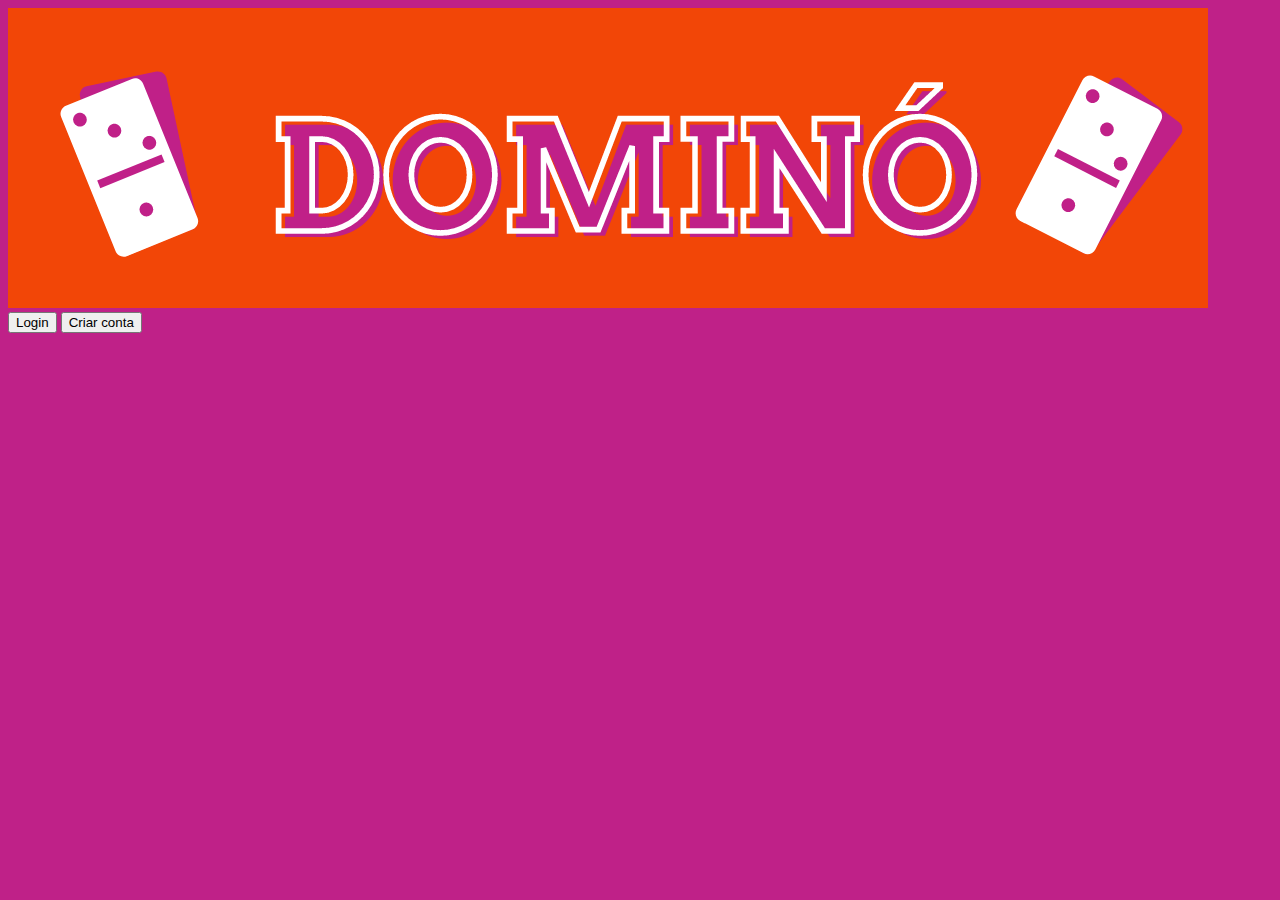
<file: index.html>
<!DOCTYPE html>
<html>

<head>
    <title> Dominó - Vitão</title>
    <link href="src/css/style.css" rel="stylesheet">
</head>

<body>
    <section>
        <div class="banner">
            <a href="#">
                <img src="src/img/Banner_Domino.png" alt="Banner descritivo com a palavra Dominó">
            </a>
        </div>
    </section>
    <section>
        <div class="area-acesso">
            <form>
                <button class="cor-primaria" id="acesso">Login</button>
                <button class="cor-primaria" id="criar-conta">Criar conta</button>
            </form>
        </div>
    </section>
</body>

</html>
</file>
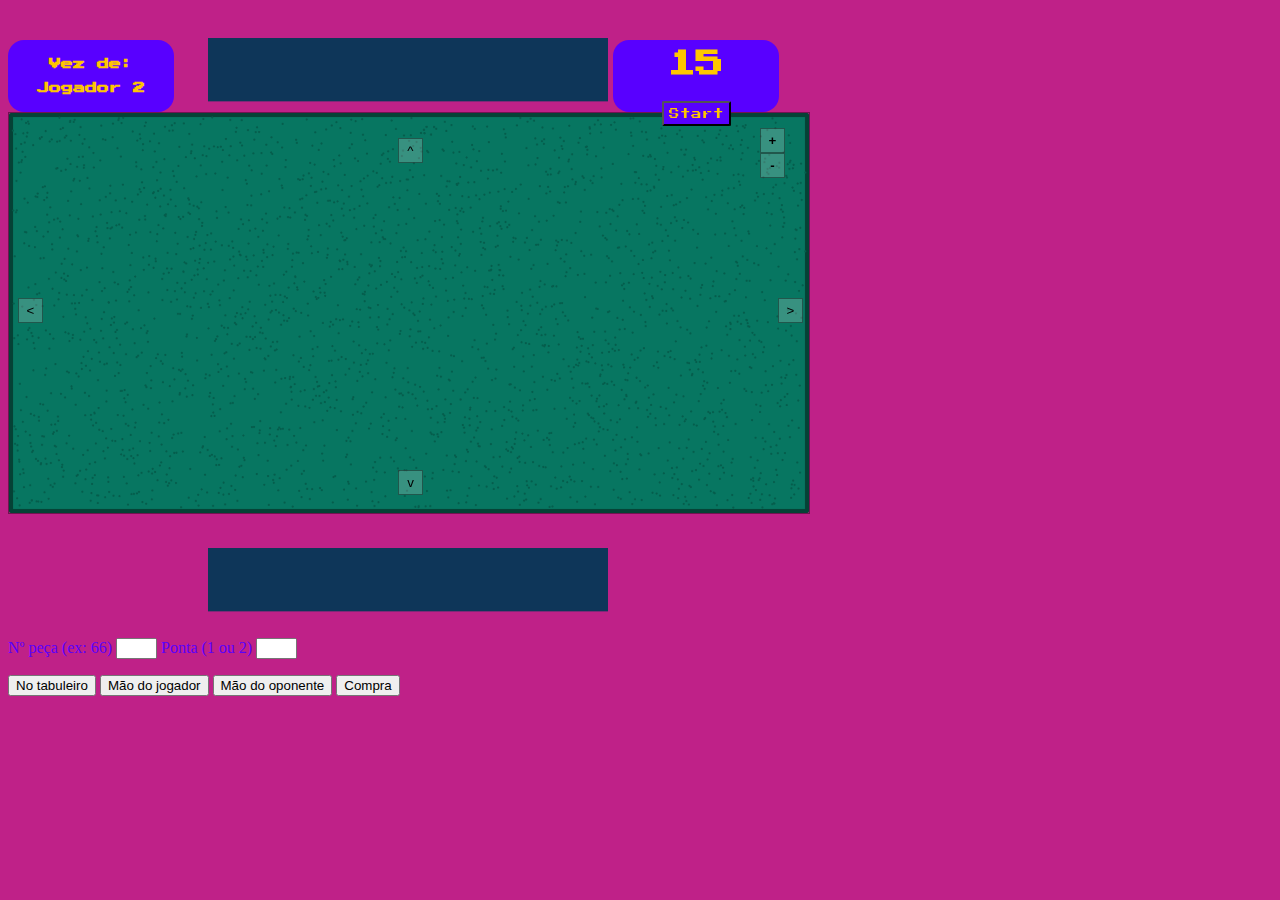
<file: tabuleiro_teste.html>
<!DOCTYPE html>
<html lang="pt-br" dir="ltr">

  <head>
    <meta charset="utf-8">
    <title>Tabuleiro domino</title>
    <link href="src/css/style.css" rel="stylesheet">
    <meta name="viewport" content="width=device-width, initial-scale=1.0"/>
    <link rel="preconnect" href="https://fonts.googleapis.com">
<link rel="preconnect" href="https://fonts.gstatic.com" crossorigin>
<link href="https://fonts.googleapis.com/css2?family=Press+Start+2P&display=swap" rel="stylesheet"> 
  </head>

  <body>
    <div class="container">
      <section class="container1">
        <div class="container2">
      <!-- <h1 class="page-cronometro">Cronometro</h1> -->
      
      <h2 id="timer">15</h2>
      
      
      <div class="container3">
        <button type="button" id="start" class="startButton btn-cronometro">Start</button>
        <!-- <button type="button" id="stop" class="btn-cronometro">Stop</button>
        <button type="button"  id="reset" class="btn-cronometro" onclick="resetFunc() ">Reset</button> -->
      </div>
      
      </section>

      <div class="container">
        <section class="container4">
          <div class="container5">
            <h6 id="vez">Vez de: <br/><br/>Jogador 2</h5>
          </div>
        </section>

      </div>
      
      <!-- Canvas da mão do oponente -->
      <canvas id="canvasOponente" width="800" height="100">
        <h3>Navegador nao possui suporte ao canvas</h3>
        <!-- Executa apenas se browser nao tiver suporte à tag canvas -->
      </canvas>
      
      
      <!-- Botoes de zoom -->
      <menu id="canvasControl">
        <button id="zoomButton" onclick="uiTabuleiro.ZoomIn(1.2);"><b>+</b></button>
      </br>
        <button id="zoomButton" onclick="uiTabuleiro.ZoomOut(0.8);"><b>-</b></button>
      </menu>

      <!-- Canvas do tabuleiro -->
      <canvas id="canvasTabuleiro" width="800" height="400" >
        <h3>Navegador nao possui suporte ao canvas</h3>
        <!-- Executa apenas se browser nao tiver suporte à tag canvas -->
      </canvas>

      <!-- Canvas da mão do jogador -->
      <canvas id="canvasJogador" width="800" height="100">
        <h3>Navegador nao possui suporte ao canvas</h3>
        <!-- Executa apenas se browser nao tiver suporte à tag canvas -->
      </canvas>

    </div>

    <div>
      <canvas id="canvasCompra" width="400" height="300" style="position:absolute;top:165px;left:400px;">
      </canvas>
    </div>

    <!-- Botoes de movimentação da tela -->
    <div>
      <menu id="moveCanvas" style="z-index:5;position:absolute;top:1;left:1;">
        <button id="moveButton" onclick="uiTabuleiro.MoveLeft();" style="top:-340px;left:10px;"><</button>
        <button id="moveButton" onclick="uiTabuleiro.MoveUp();" style="top:-500px;left:390px;">^</button>
        <button id="moveButton" onclick="uiTabuleiro.MoveDown();" style="top:-168px;left:390px;">v</button>
        <button id="moveButton" onclick="uiTabuleiro.MoveRight();"  style="top:-340px;left:770px;">></button>
      </menu>
    </div>

    <!-- Retângulos azuis nas mãos dos jogadores
    <div style="z-index:1;position:absolute;width:500px;height:60px;background-color:#0e3659;top:20px;left:150px;border:transparent;"></div>
    <div style="z-index:1;position:absolute;width:500px;height:60px;background-color:#0e3659;top:550px;left:150px;border:transparent;"></div>
    <div style="z-index:0;border:transparent;">
      <img src="./src/img/Pecas_teste/tabuleiro.png" style="position:absolute;width:800px;height:400px;top:112px;left:9px;"></img>
    </div>
    -->

    <!-- Botoes de escolha das peças -->
    <div style="position:absolute">
      <p>
        <span>Nº peça (ex: 66)</span>
        <input type="text" id="pecaJogador" value="" size="2">
        <span>Ponta (1 ou 2)</span>
        <input type="text" id="pontaJogador" value="" size="2">
      </p>
      <p>
        <button onclick=uiTabuleiro.AtualizaCanvas()>No tabuleiro</button>
        <button onclick=uiJogador.AtualizaCanvas()>Mão do jogador</button>
        <button onclick=uiOponente.AtualizaCanvas()>Mão do oponente</button>
        <button onclick=uiCompra.MostrarCanvas()>Compra</button>
      </p>
    </div>

    <script type="text/javascript" src="src/js/script.js"></script>

  </body>
</html>
</file>
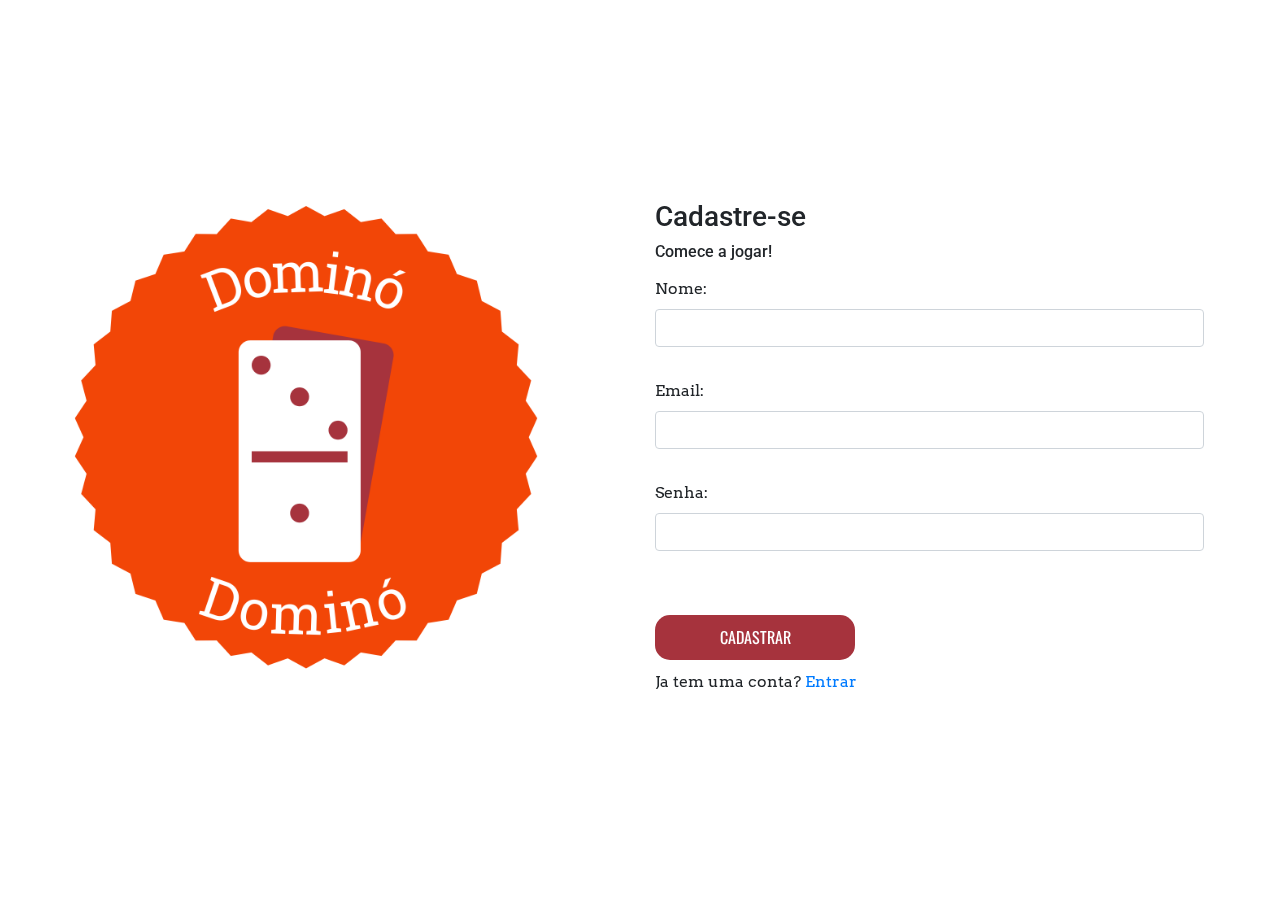
<file: html/Cadastro.html>
<!DOCTYPE html>
<html>
<head>
    <meta charset="UTF-8">
    <meta http-equiv="X-UA-Compatible" content="IE=edge">
    <meta name="viewport" content="width=device-width, initial-scale=1.0">
    <link rel="stylesheet" href="https://cdn.jsdelivr.net/npm/bootstrap@4.3.1/dist/css/bootstrap.min.css" integrity="sha384-ggOyR0iXCbMQv3Xipma34MD+dH/1fQ784/j6cY/iJTQUOhcWr7x9JvoRxT2MZw1T" crossorigin="anonymous">
    <link rel="stylesheet" href="../css/style.css">
    <title> Cadastro </title>
</head>
<body>
    <div class="acesso">
        <div class="row">
            <div class="col-sm">
                <img src="../Imagens\Logo_Domino.png" alt="" srcset="" id="logo">
            </div>
            <div class="col-sm">
                <h3> Cadastre-se </h3>
                <h6> Comece a jogar!</h6>
                <form action="" method="post">
                    <div class="form-outline mb-4">
                        <label class="form-label" for="form"> Nome: </label>
                        <input type="name" id="name" class="form-control" required="required" minlength="3" maxlength="20"/>
                    </div>
                    <div class="form-outline mb-4">
                        <label class="form-label" for="form"> Email: </label>
                        <input type="email" id="email" class="form-control" required="required" maxlength="50"/>
                    </div>
                    <div class="form-outline mb-4">
                        <label class="form-label" for="form2Example2"> Senha:</label>
                        <input type="password" id="senha" class="form-control" required="required" maxlength="10"/>
                    </div>
                    <div>
                        <button type="button" class="btn btn-flex"> Cadastrar </button>
                    </div>
                    <div>
                        <label class="form-label">Ja tem uma conta? </label>
                        <a href="../html\login.html"> Entrar </a>
                    </div>
                </form>
            </div>
        </div>
    </div>
</body>
</html>
</file>
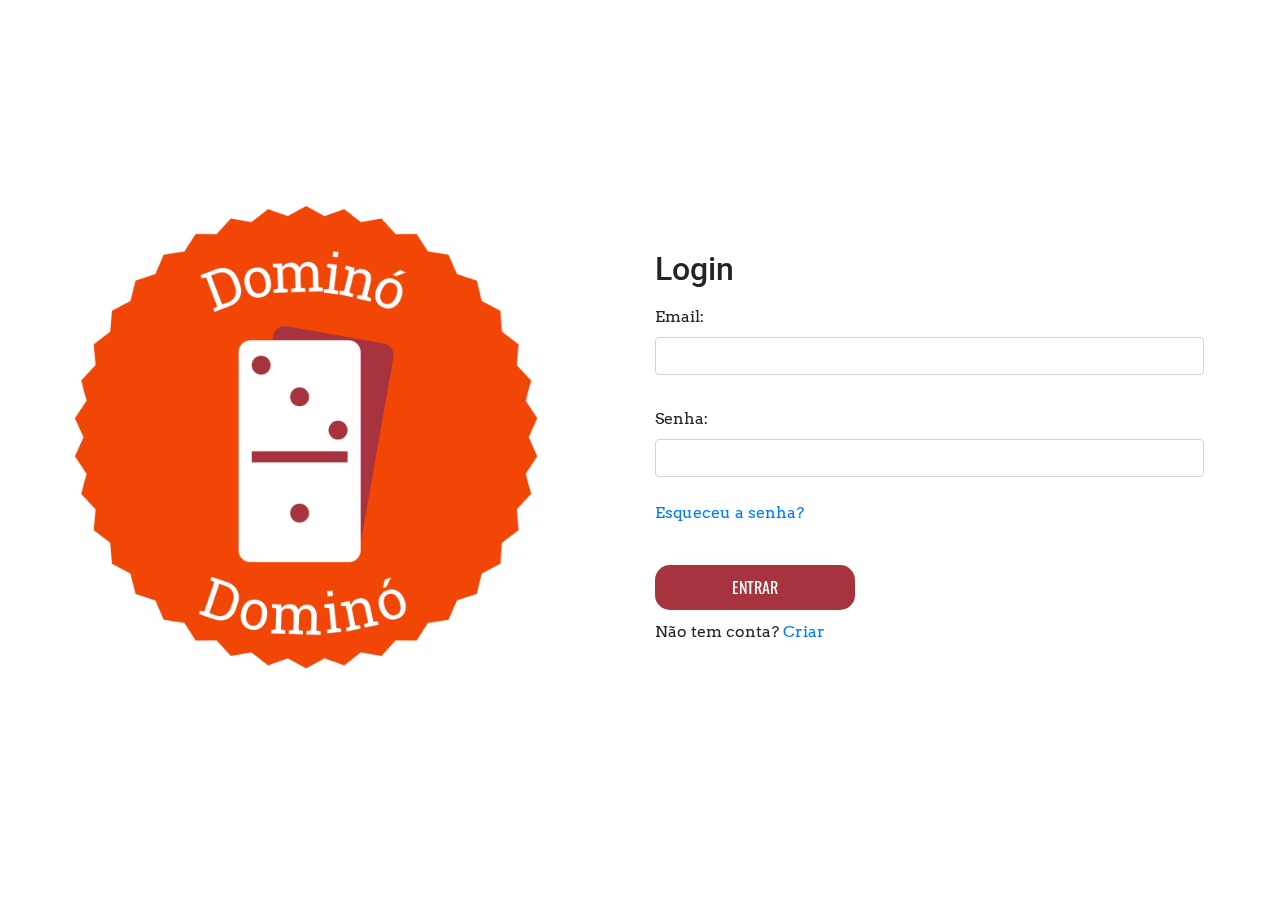
<file: html/Login.html>
<!doctype html>
<html lang="en">
<head>
    <title>Login</title>
    <meta charset="utf-8">
    <meta name="viewport" content="width=device-width, initial-scale=1, shrink-to-fit=no">
	<link rel="stylesheet" href="https://cdn.jsdelivr.net/npm/bootstrap@4.3.1/dist/css/bootstrap.min.css" integrity="sha384-ggOyR0iXCbMQv3Xipma34MD+dH/1fQ784/j6cY/iJTQUOhcWr7x9JvoRxT2MZw1T" crossorigin="anonymous">
	<link rel="stylesheet" href="../css/style.css">
	</head>
<body>
    <div class="acesso">
        <div class="row">
            <div class="col-sm">
                <img src="../Imagens\Logo_Domino.png" alt="" srcset="" id="logo">
            </div>
        <div class="col-sm">
            <H2> Login </H2>
            <form action="" method="get">
                <div class="form-outline mb-4">
                    <label class="form-label" for="form"> Email: </label>
                    <input type="email" id="email" class="form-control" required="required" maxlength="50"/>
                </div>
                <div class="form-outline mb-4">
                    <label class="form-label" for="form"> Senha:</label>
                    <input type="password" id="senha" class="form-control" required="required" maxlength="10"/>
                </div>
                <div>
                    <a href="#!"> Esqueceu a senha? </a>
                </div>
                <div>
                <button type="button" class="btn"> Entrar </button>
                </div>
                <div>
                    <label class="form-label"> Não tem conta? </label>
                    <a href="../html\Cadastro.html"> Criar </a>
                </div>
            </form>
        </div>
    </div>
</div>
</body>
</html>
</file>
<file: src/css/style.css>
body {
  background-color: #bf2188;
}

.container1 { 
  background-color: #5800FF;
  text-align: center;
  position: absolute;
  top: 40px;
  left: 613px;
  height: 8%;
  width: 13%;
  font-family: 'Press Start 2P', cursive;
  font-size: 35px;
  display: flex;
  flex-direction: row;
  justify-content: center;
  align-items: center;
  border-radius: 16px;
}

.container2 {
  display: flex;
  flex-direction: column;
  justify-content: start;
  align-items: center;
}

.container3 {
  display: flex;
}

.container4 { 
  background-color: #5800FF;
  text-align: center;
  position: absolute;
  top: 40px;
  left: 8px;
  height: 8%;
  width: 13%;
  font-family: 'Press Start 2P', cursive;
  font-size: 35px;
  display: flex;
  flex-direction: row;
  justify-content: center;
  align-items: center;
  border-radius: 16px;
}

.container5 {
  display: flex;
  flex-direction: column;
  justify-content: start;
  align-items: center;
}

.page-cronometro {
  color: #5800FF ;
  font-size: .5em;
}

h2 {
  color: #FFC600;
  font-size: .8em;
}

h6 {
  color: #FFC600;
  font-size: .35em;
}

.btn-cronometro {
  color: #FFC600;
  background-color: #5800FF;
  font-size: .3em;
  font-family: 'Press Start 2P', cursive;
  padding: 5px;
  border-radius: 5%;
  border-color: #000000;
  display:flex;
  justify-content: center;
}
span{
  color: #5800FF;
  margin-top: .2em;
}

#canvasTabuleiro {
  background-color: transparent /*lightgrey*/;
  border: 1px solid rgba(0, 0, 0, 0.4);
  z-index: 2;
}

#canvasControl {
  position:absolute;
  top:1;
  left:720px;
  align-self:right;
  z-index:3;
}

#canvasOponente, #canvasJogador {
  background-color: transparent /*lightgrey*/;
  border: transparent /*1px solid #000*/;
  z-index: 2;
}

#canvasCompra {
  background-color: transparent;
  border: transparent;
  z-index: 0;
}

#zoomButton{
  width:25px;
  height:25px;
  background-color: rgba(255, 255, 255, 0.2);
  border: 1px solid rgba(0, 0, 0, 0.4);
}

#moveButton{
  width:25px;
  height:25px;
  position:absolute;
  align-self:right;
  background-color: rgba(255, 255, 255, 0.2);
  border: 1px solid rgba(0, 0, 0, 0.4);
}
</file>
<file: css/style.css>
/* Universal */
@import url('https://fonts.googleapis.com/css2?family=Arvo&family=Fredoka+One&family=Lato:wght@300&family=Merriweather:wght@300&family=Oswald:wght@600&family=Roboto&display=swap');
body {
    display:flexbox;
}

.container {
    width: 200px;
    margin-left: auto;
    margin-right: auto;
    align-content: center;
    align-items: center;
    margin-top: 50px;
}

section{
    position:fixed;
	right: 100px; /* posiciona a 90px para a esquerda */ 
    left:90px;
	top: 120px; /* posiciona a 70px para baixo */
    bottom: 70;
}

button{
    border-radius: 15px;
    background-color:#a6333d;
    width: 200px;
    height: 45px;
    margin-top: 40px;
    text-align: center;
    color: white;
    font-family: Oswald;
    text-transform: uppercase;
}

header{
    display:inline-flex;
    margin-top: 50px;
    margin-left: 50px;
    
}

#content{
    background-color: #b5d932;
}

p{
    align-items: center;
    text-align: center;
    font-family: 'Fredoka One';
    font-size: 2em;
    font-style: bolder;
    color:white;
}
.p {
    padding: 20px 40px 80px 15px;
}
h4{
    align-items: center;
    text-align: center;
    font-family: 'Fredoka One';
    font-size: 2.3em;
    font-style: bolder;
    color:white; 
}

.h4{
    padding: 20px 40px 80px 15px;
}

#msg2{
    font-family: 'Fredoka One';
    font-size: 2em;
    font-style: bolder;
    color:white;
}

#banner{
    width:350px;
    height: auto;
    padding-bottom: 100px;
}

/* Icones do Jogo  */
.fa-circle-arrow-left{
    color: #033e8c;
    align-items: center;
    margin-left:20px;
    margin-top: 25px;
}

.fa-spinner{
    color: #0e3659;
    align-items: center;
    margin-left: 50px;
    margin-bottom: 40px;
}

.fa-cart-shopping{
    color: #f2cb05;
    align-items: center;
    margin-left: 530px;
    margin-top: 40px;
}

/* Tela inicial - jogador */

#perfil{
    width: 170px;
    height:auto;
    border-radius: 180px;
    border: 3px solid;
    border-color:#007fff
}

#msg{
    padding-top: 20px;
    margin-left: 26px;
    background-color:#d95407;
    width:400px;
    height: 100px;
    border-radius: 15px;
    font-family:'Merriwether';
    font-weight: 1200;
    font-style: bolder;
    line-height:1cm;
    color:white;
}

/*Login e Cadastro - usando bootstrap*/
.row{
    width:100%;
    height:100%;
    margin:auto;
    align-content:center;
    align-items:center;
    position: fixed; top: 0; left: 0;
}
#logo{
    width: 100%;
    height: auto
}
.form-label, a {
    line-height: 20px;
    font-family: 'Arvo';
}
.form-outline{
    line-height: 40px;
}
.form-control{
    width:90%;
}
.btn{
    margin-bottom:10px;
    border-radius: 15px;
    background-color:#a6333d;
    text-align: center;
    color: white;
    font-family: Oswald;
    text-transform: uppercase;
}
/*Sala criada*/ 
.min{
    display:flexbox-block;
    margin: none;
}
#min{
    background-color: #bf2188;
    display: flexbox;  
    height: 97%;
    width: 70%;
    position:fixed;
    left:210px;
    padding:0px;
}

#cor{
    color:#f2cb05
}

/*Loja e Layout*/
#Loja{
    background-color: #1E70D1;
    display: flexbox;
    position: fixed;
}
#selecione{
    background-color:#d95407
}
.card-deck{
    padding-top: 0px;
    margin-left:25px;
    margin-right:25px;
}
.card-img-top{
    padding:10px;
    height:80%;
    object-fit:fill;
}
.card-title{
    margin-bottom:100px;
}
.col{
    height:240px;
    text-align: center;
    font-family:Verdana, Geneva, Tahoma, sans-serif
}
.bt-container{
    margin-left: 585px;
}
</file>
